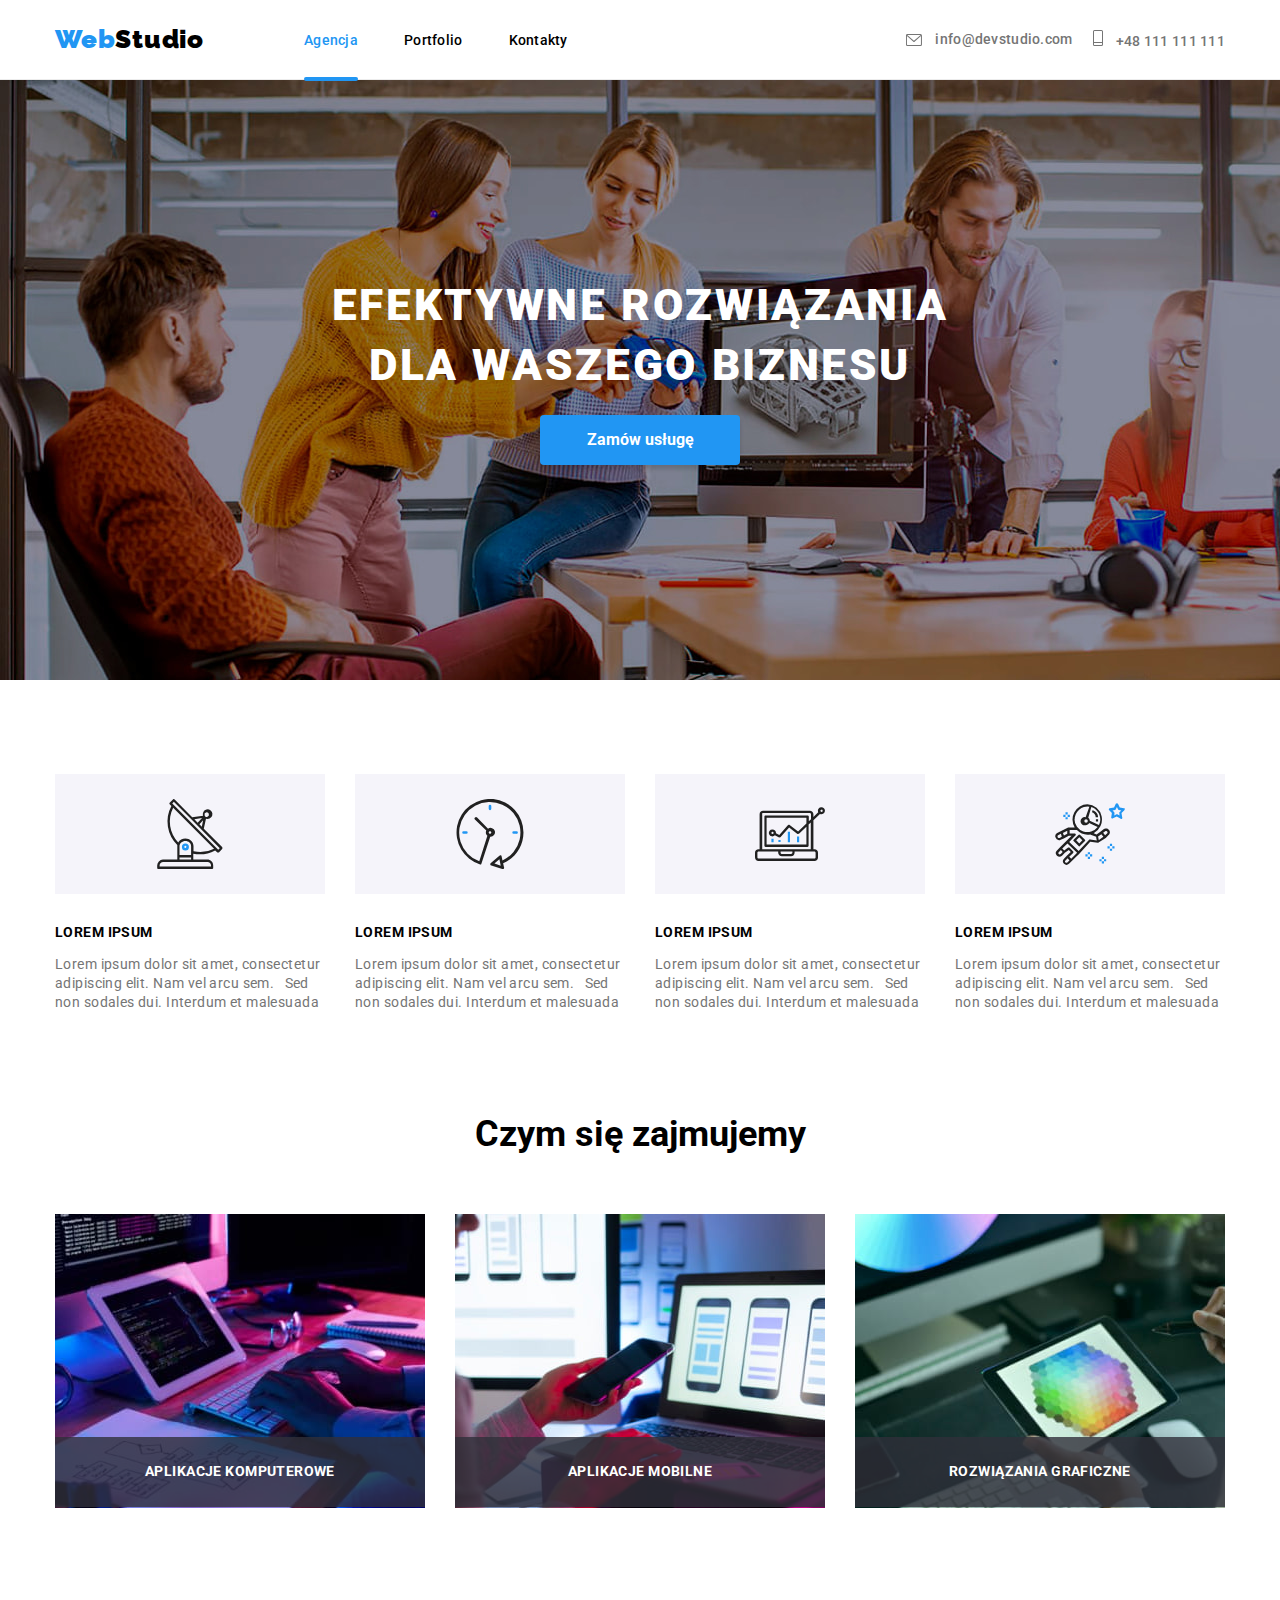
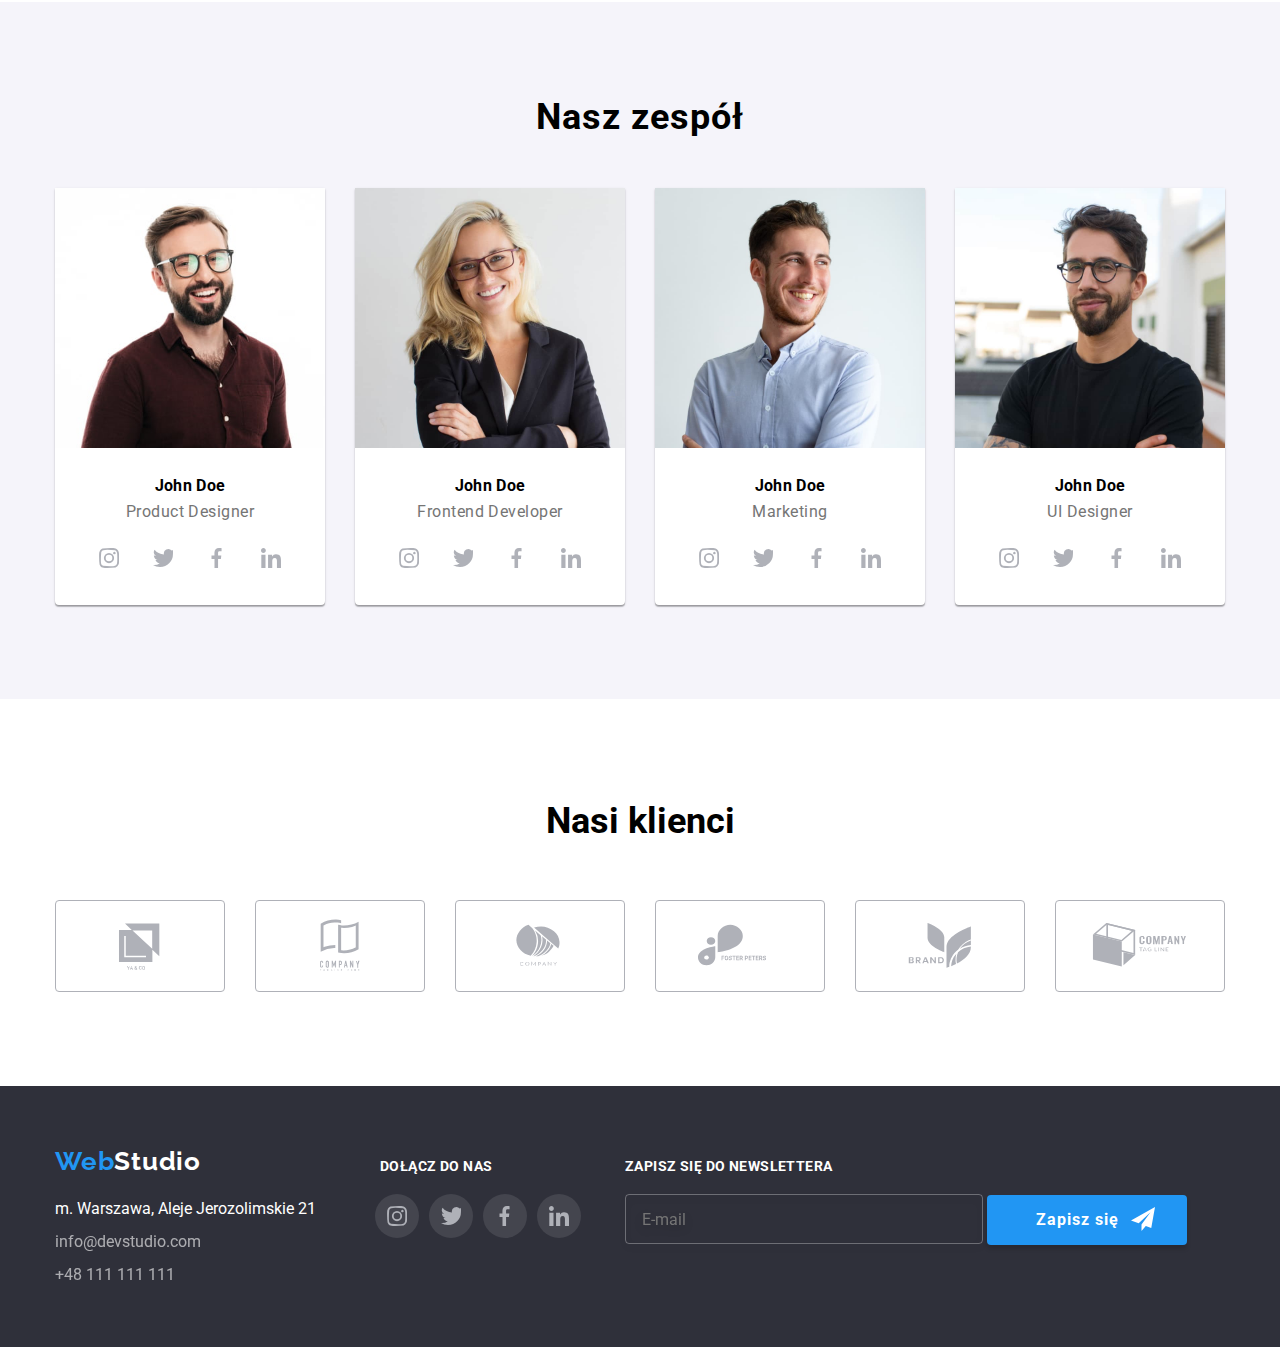
<file: index.html>
<!DOCTYPE html>
<html lang="en">
  <head>
    <meta charset="UTF-8" />
    <meta http-equiv="X-UA-Compatible" content="IE=edge" />
    <meta name="viewport" content="width=device-width, initial-scale=1.0" />
    <link rel="stylesheet" href="https://cdnjs.cloudflare.com/ajax/libs/modern-normalize/1.0.0/modern-normalize.min.css">
    <link rel="stylesheet" href="./css/main.min.css">
    <link rel="preconnect" href="https://fonts.googleapis.com" />
    <link rel="preconnect" href="https://fonts.gstatic.com" crossorigin />
    <link
      href="https://fonts.googleapis.com/css2?family=Raleway:wght@700&family=Roboto:wght@400;500;700;900&display=swap"
      rel="stylesheet"
    />   
    <title>Portfolio</title>
  </head>
  <body>  


    <!-- Nagłówek -->
      <header class="page-header">
         <div class="container page-header__item ">
      <a href="index.html" class="page-header__heading"><span class="page-header__heading-studio">Web</span>Studio</a>
      <nav class="navigation">
        <!-- Nawigacja do innych stron -->
        <ul class="navigation-list">
          <li class="navigation-list__heading"><a href="index.html" class="navigation-list__link navigation--after">Agencja</a></li>
          <li class="navigation-list__heading"><a href="portfolio.html" class="navigation-list__link">Portfolio</a></li>
          <li class="navigation-list__heading"><a href="contact" class="navigation-list__link">Kontakty</a></li>
        </ul>
      </nav>

      <ul class="page-header__contact">
        <!-- Link do adresu e-mail  -->
        <li>
   <a href="mailto:info@devstudio.com" class="contact__link__mail">
    <svg class="contact__svg__mail"> 
      <use href="images/icons.svg#mail"></use>
    </svg>
    info@devstudio.com</a>
  </li>
</a>

        <!-- Link do numeru telefonu -->
        <li>
       <a href="tel:+48111111111" class="contact__link__phone"> 
        <svg class="contact__svg__phone"> 
      <use href="images/icons.svg#phone"></use>
    </svg>
          +48 111 111 111</a>
          </li>
        </a>
          </ul>
        </div>
      </div>
    </header>

    
    <main>
      <section class="business">
        <div class="container">
          <div class="business__title">
            <h1 class="business__title">EFEKTYWNE ROZWIĄZANIA </br> DLA WASZEGO BIZNESU</h1>
          </div>
          <button class="business__btn" type="button" data-modal-open>Zamów usługę</button>
        </div>
      </section>


      <section class="post">
        <div class="container ">
          <ul class="post__cards">
            <li>
              <div class="post__background">    
                          <svg class="post__images">
<use href="./images/icons.svg#sat"></use>
</svg>
</div>
              <h3 class="post__heading">LOREM IPSUM</h3>
               <p class="post__text">
                  Lorem ipsum dolor sit amet, consectetur adipiscing elit. Nam
                  vel arcu sem. &nbsp; Sed non sodales dui. Interdum et malesuada
                </p>
            </li>

    <li>
       <div class="post__background">
                    <svg class="post__images">
<use href="./images/icons.svg#clock"></use>
</svg>
</div>
              <h3 class="post__heading">LOREM IPSUM</h3>
               <p class="post__text">
                  Lorem ipsum dolor sit amet, consectetur adipiscing elit. Nam
                  vel arcu sem. &nbsp; Sed non sodales dui. Interdum et malesuada
                </p>
            </li>

  <li>
      <div class="post__background">
            <svg class="post__images">
<use href="./images/icons.svg#komp"></use>
</svg>
</div>
              <h3 class="post__heading">LOREM IPSUM</h3>
               <p class="post__text">
                  Lorem ipsum dolor sit amet, consectetur adipiscing elit. Nam
                  vel arcu sem. &nbsp; Sed non sodales dui. Interdum et malesuada
                </p>
            </li>

  <li>
    <div class="post__background">
                 <svg class="post__images">
<use href="./images/icons.svg#astronaut"></use>
</svg>
    </div>
              <h3 class="post__heading">LOREM IPSUM</h3>
               <p class="post__text">
                  Lorem ipsum dolor sit amet, consectetur adipiscing elit. Nam
                  vel arcu sem. &nbsp; Sed non sodales dui. Interdum et malesuada
                </p>
            </li>
            </ul>
        </div>
      </div>
      </section>


      <section class="ourjob">
        <div class="container">
          <h2 class="ourjob__title">Czym się zajmujemy</h2>
          <ul class="ourjob__images">
            <li class="ourjob__overlaybackground">
              <img
                src="images/img.jpg"
                alt="Człowiek piszący coś na klawiaturze"
              />
              <ul>
                <li class="ourjob__overlay">Aplikacje komputerowe</li>
              </ul>
            </li>

            <li class="ourjob__overlaybackground">
              <img
                src="images/img1.jpg"
                alt="Człowiek z laptopem i telefonem"
              />
             <ul>
                <li class="ourjob__overlay">Aplikacje mobilne</li>
              </ul>
            </li>

            <li class="ourjob__overlaybackground">
              <img src="images/img2.jpg" alt="Paleta barw" />
              <ul>
                <li class="ourjob__overlay">Rozwiązania graficzne</li>
              </ul>
            </li>
      </section>
      
      <section class="team">
        <div class="container">
          <h2 class="team__title">Nasz zespół</h2>
            <ul class="team__cards">
              <li class="team__item">
                 <img
                    src="images/1.jpg"
                    alt="Jon Doe1"
                    width="270px"
                    height="260px"
                  />
                  <h3 class="team__name">John Doe</h3>
                  <p class="team__job">Product Designer</p>
                    <div class="team__social">
<a class="team__icon" href="https://www.instagram.com">
<svg class="team__svg">
<use href="./images/icons.svg#insta"></use>
</svg>
</a>

<a class="team__icon" href="https://www.twitter.com">
<svg class="team__svg">
<use href="./images/icons.svg#twitter"></use>
</svg>
</a>

<a class="team__icon" href="https://www.facebook.com">
<svg class="team__svg">
<use href="./images/icons.svg#fb"></use>
</svg>
</a>

<a class="team__icon" href="https://www.linkedin.com">
<svg class="team__svg">
<use href="./images/icons.svg#linkedin"></use>
</svg>
</a>
</div>
              </li>

              <li class="team__item">
                  <img
                      src="images/2.jpg"
                      alt="Jon Doe2"
                      width="270px"
                      height="260px"
                    />
                    <h3 class="team__name">John Doe</h3>
                    <p class="team__job">Frontend Developer</p>
                    <div class="team__social">
<a class="team__icon" href="https://www.instagram.com">
<svg class="team__svg">
<use href="./images/icons.svg#insta"></use>
</svg>
</a>

<a class="team__icon" href="https://www.twitter.com">
<svg class="team__svg">
<use href="./images/icons.svg#twitter"></use>
</svg>
</a>

<a class="team__icon" href="https://www.facebook.com">
<svg class="team__svg">
<use href="./images/icons.svg#fb"></use>
</svg>
</a>

<a class="team__icon" href="https://www.linkedin.com">
<svg class="team__svg">
<use href="./images/icons.svg#linkedin"></use>
</svg>
</a>
</div>
              </li>

 <li class="team__item">
                   <img
                      src="images/3.jpg"
                      alt="Jon Doe3"
                      width="270px"
                      height="260px"
                    />
                    <h3 class="team__name">John Doe</h3>
                    <p class="team__job">Marketing</p>
                    <div class="team__social">
<a class="team__icon" href="https://www.instagram.com">
<svg class="team__svg">
<use href="./images/icons.svg#insta"></use>
</svg>
</a>

<a class="team__icon" href="https://www.twitter.com">
<svg class="team__svg">
<use href="./images/icons.svg#twitter"></use>
</svg>
</a>

<a class="team__icon" href="https://www.facebook.com">
<svg class="team__svg">
<use href="./images/icons.svg#fb"></use>
</svg>
</a>

<a class="team__icon" href="https://www.linkedin.com">
<svg class="team__svg">
<use href="./images/icons.svg#linkedin"></use>
</svg>
</a>
</div>
              </li>

 <li class="team__item">
                  <img
                      src="images/4.jpg"
                      alt="Jon Doe4"
                      width="270px"
                      height="260px"
                    />
                    <h3 class="team__name">John Doe</h3>
                    <p class="team__job">UI Designer</p>
                    <div class="team__social">
<a class="team__icon" href="https://www.instagram.com">
<svg class="team__svg">
<use href="./images/icons.svg#insta"></use>
</svg>
</a>

<a class="team__icon" href="https://www.twitter.com">
<svg class="team__svg">
<use href="./images/icons.svg#twitter"></use>
</svg>
</a>

<a class="team__icon" href="https://www.facebook.com">
<svg class="team__svg">
<use href="./images/icons.svg#fb"></use>
</svg>
</a>

<a class="team__icon" href="https://www.linkedin.com">
<svg class="team__svg">
<use href="./images/icons.svg#linkedin"></use>
</svg>
</a>
</div>
              </li>
              </ul>
              </div>  
            </div>
      </section>


       <section class="customers">
        <div class="container">
        <h1 class="customers__heading">Nasi klienci</h1>
        <div class="customers__list">
         
          <a class="customers__url" href="">
          <div class="customers__rectangle">         
   <svg class="customers__logo">
        <use href="images/icons.svg#logo1"></use>
</svg>
          </div>
          </a>

          <a class="customers__url" href="">
          <div class="customers__rectangle">    
            <svg class="customers__logo">
        <use href="images/icons.svg#logo2"></use>
</svg>
          </div>
          </a>

          <a class="customers__url" href="">
         <div class="customers__rectangle">    
            <svg class="customers__logo">
        <use href="images/icons.svg#logo3"></use>
</svg>
          </div>
          </a>

          <a class="customers__url" href="">
          <div class="customers__rectangle">    
            <svg class="customers__logo">
        <use href="images/icons.svg#logo4"></use>
</svg>
          </div>
          </a>

          <a class="customers__url" href="">
          <div class="customers__rectangle">    
            <svg class="customers__logo">
        <use href="images/icons.svg#logo5"></use>
</svg>
          </div>
          </a>

          <a class="customers__url" href="">
          <div class="customers__rectangle">    
            <svg class="customers__logo">
        <use href="images/icons.svg#logo6"></use>
</svg>
          </div>
          </a>
          </div>
          </div>
          </section>
    </main>


    <div class="backdrop is-hidden" data-modal>
      <div class="modal">
        <button type="button" class="modal__close-btn" data-modal-close>X</button> 
        </button>
        
        <form class="modal-form" name="signup-form">
          <h3 class="modal-form__heading">Zostaw swoje dane w formularzu poniżej</h3>
          <label class="modal-form__label" for="name">Imię
          <svg class="modal-form__icon--user modal-form__icon" width="12" height="12" viewBox="0 0 12 12" fill="none" xmlns="http://www.w3.org/2000/svg">
<path d="M6 6C7.6575 6 9 4.6575 9 3C9 1.3425 7.6575 0 6 0C4.3425 0 3 1.3425 3 3C3 4.6575 4.3425 6 6 6ZM6 7.5C3.9975 7.5 0 8.505 0 10.5V11.25C0 11.6625 0.3375 12 0.75 12H11.25C11.6625 12 12 11.6625 12 11.25V10.5C12 8.505 8.0025 7.5 6 7.5Z"/>
</svg>
<input class="modal-form__input" type="text" name="name" id="user-name" required>
</label>


  <label class="modal-form__label" for="phone">Telefon
          <svg class="modal-form__icon--phone modal-form__icon" width="14" height="14" viewBox="0 0 14 14" fill="none" xmlns="http://www.w3.org/2000/svg">
<path d="M11.996 9.12256L10.1579 8.91269C9.71641 8.86203 9.2822 9.01401 8.97102 9.32519L7.63945 10.6568C5.59144 9.61466 3.91251 7.94296 2.87041 5.8877L4.20922 4.54888C4.5204 4.2377 4.67237 3.80349 4.62171 3.36205L4.41185 1.53836C4.325 0.807445 3.70988 0.257446 2.97173 0.257446H1.71976C0.902004 0.257446 0.221746 0.937708 0.272403 1.75547C0.655953 7.93572 5.59868 12.8712 11.7717 13.2548C12.5894 13.3054 13.2697 12.6252 13.2697 11.8074V10.5555C13.2769 9.82453 12.7269 9.2094 11.996 9.12256Z"/>
</svg>
<input class="modal-form__input" type="tel" name="phone" id="user-phone" required>
</label>


  <label class="modal-form__label" for="email">E-mail
          <svg class="modal-form__icon--email modal-form__icon" width="16" height="12" viewBox="0 0 16 12" fill="none" xmlns="http://www.w3.org/2000/svg">
<path d="M14 0H2C1.175 0 0.5075 0.675 0.5075 1.5L0.5 10.5C0.5 11.325 1.175 12 2 12H14C14.825 12 15.5 11.325 15.5 10.5V1.5C15.5 0.675 14.825 0 14 0ZM13.7 3.1875L8.3975 6.5025C8.1575 6.6525 7.8425 6.6525 7.6025 6.5025L2.3 3.1875C2.1125 3.0675 2 2.865 2 2.6475C2 2.145 2.5475 1.845 2.975 2.1075L8 5.25L13.025 2.1075C13.4525 1.845 14 2.145 14 2.6475C14 2.865 13.8875 3.0675 13.7 3.1875Z"/>
</svg>
<input class="modal-form__input" type="email" name="email" id="user-email" required>
</label>


  <label class="modal-form__label">Komentarz
          <textarea class="modal-form__textarea" type="text" name="comment" placeholder="Wprowadź tekst"></textarea>
</label>



<div class="checkbox-container">
  <input class="checkbox-container__default" type="checkbox" name="consent" value="consent" required>
  <label for="consent" class="checkbox-container__label">

              Oświadczam, iż akceptuję
              <a class="checkbox-container__link" href="">Regulamin</a> i
              <a class="checkbox-container__link" href="">Politykę Prywatności</a>.
            </label>
</div>
<button class="modal-form__button" type="submit">Wyślij</button>
        </form>
        </div>
        </div>
    <script src="./js/modal.js"></script>
  </body>



   <footer class="footer">
    <div class="container">
      <div class="footer__address__container">
        <a href="index.html" class="footer__web__logo"><span class="footer__web">Web</span>Studio</a>
        <address class="footer__address">
          <span class="footer__address__street">m. Warszawa, Aleje Jerozolimskie 21</span>
          
  <a href="mailto:info@devstudio.com" class="footer__address__contact">
    info@devstudio.com</a>
   
        <!-- Link do numeru telefonu -->
        <a href="tel:+48111111111" class="footer__address__contact">   
          +48 111 111 111</a>
        </address>
      </div>

      <div class="footer__social-media">
        <h3 class="footer__heading">Dołącz do nas</h3>
<ul class="footer__social-list">
  <li class="footer__social-list__background">
    <a class="footer__social-list__icon-list" href="https://www.instagram.com">
<div class="footer__social-list__icon">
<svg class="footer__social-list__svg">
<use href="./images/icons.svg#insta"></use>
</svg>
</div>
</a>
  </li>

  <li class="footer__social-list__background">
    <a class="footer__social-list__icon-list" href="https://www.twitter.com">
<div class="footer__social-list__icon">
<svg class="footer__social-list__svg">
<use href="./images/icons.svg#twitter"></use>
</svg>
</div>
</a>
  </li>

  <li class="footer__social-list__background">
    <a class="footer__social-list__icon-list" href="https://www.facebook.com">
<div class="footer__social-list__icon">
<svg class="footer__social-list__svg">
<use href="./images/icons.svg#fb"></use>
</svg>
</div>
</a>
  </li>

  <li class="footer__social-list__background">
    <a class="footer__social-list__icon-list" href="https://www.linkedin.com">
<div class="footer__social-list__icon">
<svg class="footer__social-list__svg">
<use href="./images/icons.svg#linkedin"></use>
</svg>
</div>
</a>
  </li>
</ul>
      </div>
      <div class="footer__newsletter__container">
        <h3 class="footer__newsletter__heading">ZAPISZ SIĘ DO NEWSLETTERA</h3>
        <div class="footer__newsletter__label">
          <form name="newsletter" action="http://localhost:3000/posts" method="POST">
              <label>
                <input type="email" name="email" placeholder="E-mail" class="footer__newsletter__input" required>
              </label>

              <button type="submit" class="footer__newsletter__submit">
                <span class="footer__newsletter__submit--save">Zapisz się</span>
                <svg class="footer__newsletter__svg" width="24" height="24" viewBox="0 0 24 24" fill="none" xmlns="http://www.w3.org/2000/svg">
<path d="M24 0L0 13.5L7.66994 16.3407L19.5 5.25002L10.5017 17.3896L10.509 17.3923L10.5 17.3896V24.0001L14.8013 18.982L20.2501 21.0001L24 0Z" fill="white"/>
</svg>
              </button>
            </form>
        </div>
      </div>
    </div>
  </footer>
</html>
</file>
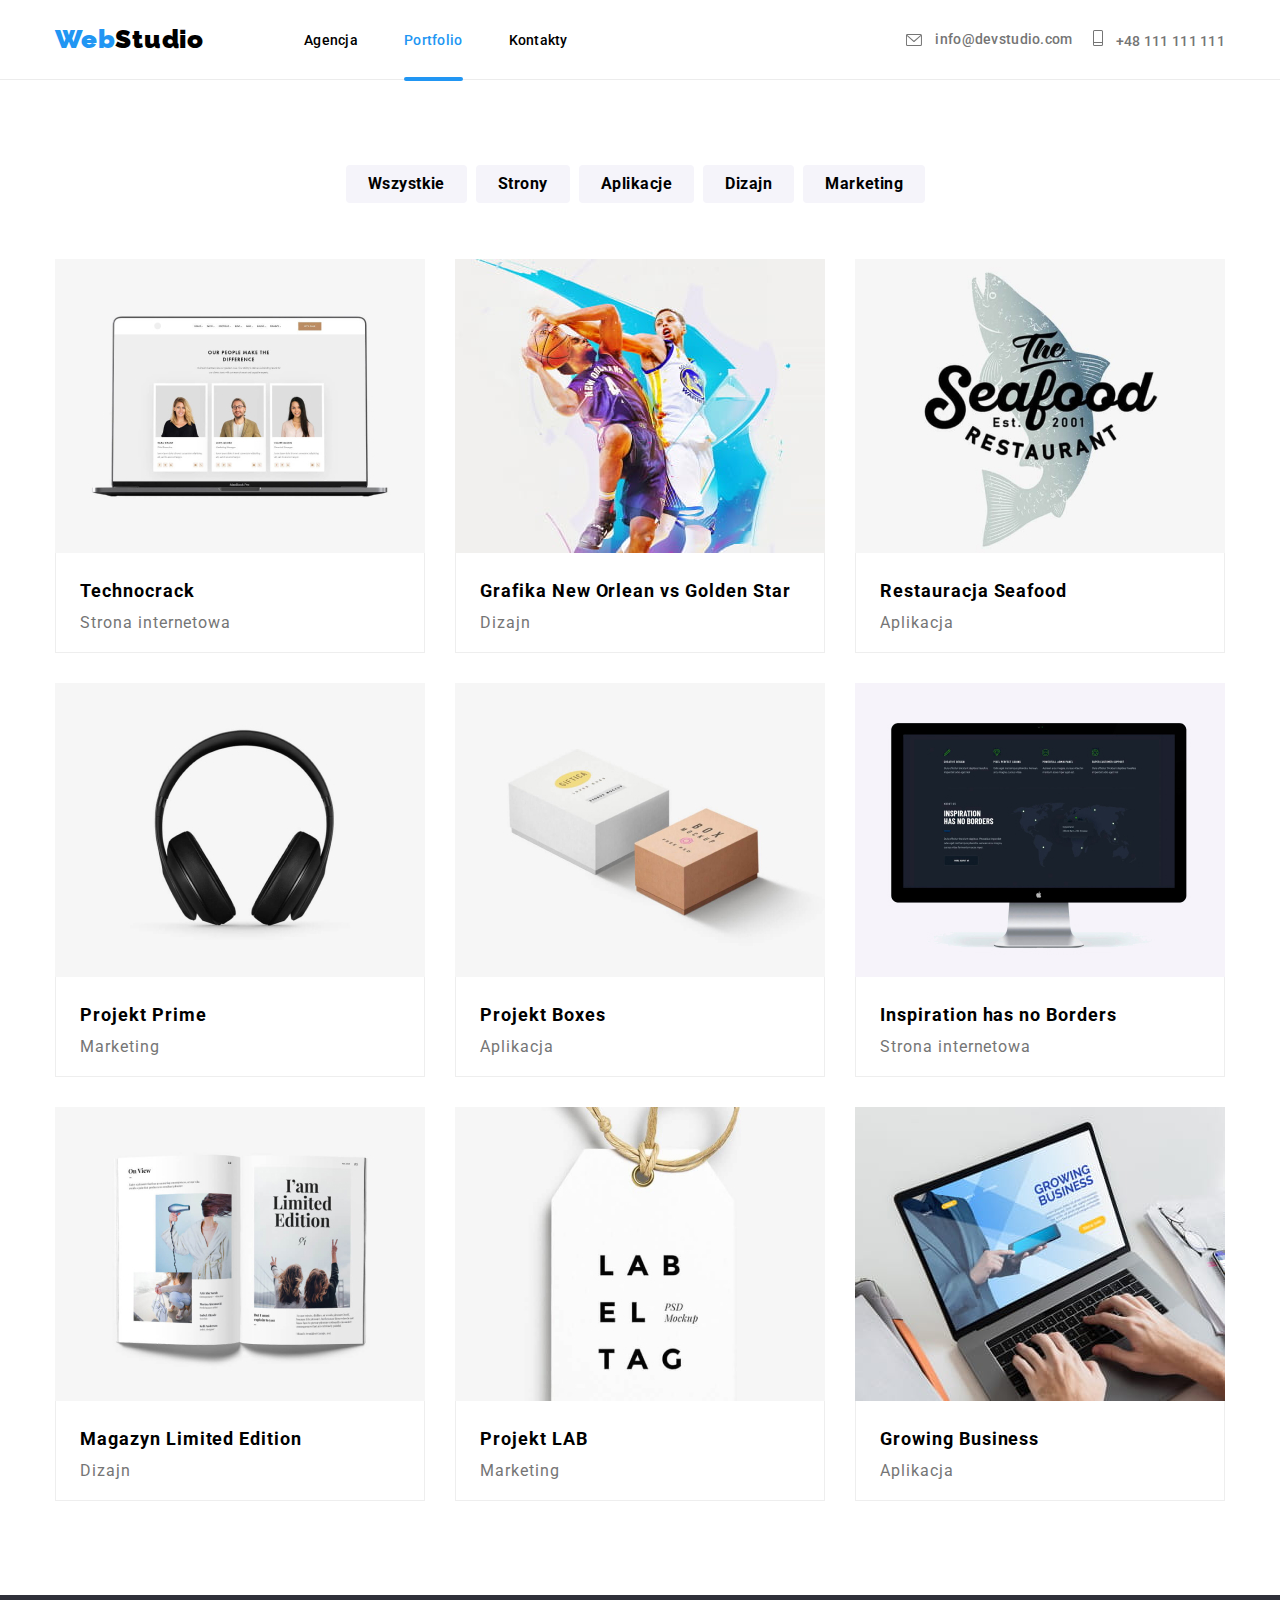
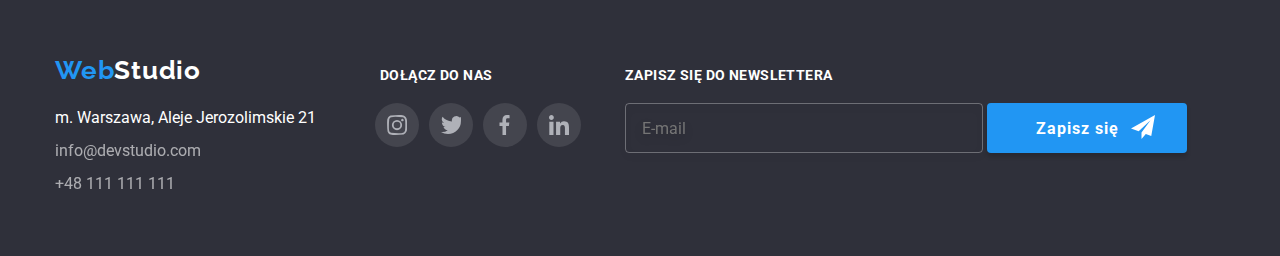
<file: portfolio.html>
<!DOCTYPE html>
<html lang="en">
  <head>
    <meta charset="UTF-8" />
    <meta http-equiv="X-UA-Compatible" content="IE=edge" />
    <link rel="stylesheet" href="https://cdnjs.cloudflare.com/ajax/libs/modern-normalize/1.0.0/modern-normalize.min.css">
    <meta name="viewport" content="width=device-width, initial-scale=1.0" />
    <link rel="stylesheet" href="./css/main.min.css">
    <link rel="preconnect" href="https://fonts.googleapis.com" />
    <link rel="preconnect" href="https://fonts.gstatic.com" crossorigin />
    <link
      href="https://fonts.googleapis.com/css2?family=Raleway:wght@700&family=Roboto:wght@400;500;700;900&display=swap"
      rel="stylesheet"
    />
    <title>Portfolio</title>
  </head>
  <body>  


    <!-- Nagłówek -->
      <header class="page-header">
         <div class="container page-header__item ">
      <a href="index.html" class="page-header__heading"><span class="page-header__heading-studio">Web</span>Studio</a>
      <nav class="navigation">
        <!-- Nawigacja do innych stron -->
        <ul class="navigation-list">
          <li class="navigation-list__heading"><a href="index.html" class="navigation-list__link">Agencja</a></li>
          <li class="navigation-list__heading"><a href="portfolio.html" class="navigation-list__link navigation--after">Portfolio</a></li>
          <li class="navigation-list__heading"><a href="contact" class="navigation-list__link">Kontakty</a></li>
        </ul>
      </nav>

      <ul class="page-header__contact">
        <!-- Link do adresu e-mail  -->
        <li>
   <a href="mailto:info@devstudio.com" class="contact__link__mail">
    <svg class="contact__svg__mail"> 
      <use href="images/icons.svg#mail"></use>
    </svg>
    info@devstudio.com</a>
  </li>
</a>

        <!-- Link do numeru telefonu -->
        <li>
       <a href="tel:+48111111111" class="contact__link__phone"> 
        <svg class="contact__svg__phone"> 
      <use href="images/icons.svg#phone"></use>
    </svg>
          +48 111 111 111</a>
          </li>
        </a>
          </ul>
        </div>
      </div>
    </header>


      <main>
        <section class="section__button-list">
          <div class="container"> 
            <div class="section__portfolio__button">
          <ul class="button-list">
            <li>
              <button class="button-list__item" type="button" value="Button"> Wszystkie </button>
            </li>

            <li>
              <button class="button-list__item" type="button" value="Button"> Strony </button>
            </li>

            <li>
              <button class="button-list__item" type="button" value="Button"> Aplikacje </button>
            </li>

            <li>
              <button class="button-list__item" type="button" value="Button"> Dizajn </button>
            </li>

            <li>
              <button class="button-list__item" type="button" value="Button"> Marketing </button>
              </div>
            </li>
          </ul>
        </section>

        <section class="section__portfolio">
          <div class="container">
          <ul class="portfolio__list">
            <li class="portfolio__item">
                <img src="images/techno.jpg" alt="Techno" />
                <div class="portfolio-overlay">
                <p class="portfolio-overlay__paragraph">Technocrack jest popularną platformą wykorzystywaną do rozpowszechniania koronawirusa.
            Firmy wykorzystują tę platformę do celów szpiegowskich i ataków na niezabezpieczone serwery konkurencji
            </p>
              </div>


                <ul class="portfolio__text">
                  <li>
                  <h3 class="portfolio__heading">Technocrack</h3>
                  <p class="portfolio__paragraph">Strona internetowa</p>
                </li>
                </ul>
            </li>




            <li class="portfolio__item">
                <img src="images/basket.jpg" alt="Basket" />
                <div class="portfolio-overlay">
                <p class="portfolio-overlay__paragraph">Technocrack jest popularną platformą wykorzystywaną do rozpowszechniania koronawirusa.
            Firmy wykorzystują tę platformę do celów szpiegowskich i ataków na niezabezpieczone serwery konkurencji
            </p>
              </div>


               <ul class="portfolio__text">
                    <li>
                  <h3 class="portfolio__heading">Grafika New Orlean vs Golden Star</h3>
                  <p class="portfolio__paragraph">Dizajn</p>
                  </li>
                </ul>
              </li>




            <li class="portfolio__item">
                <img src="images/seafood.jpg" alt="Seafood" />
               <div class="portfolio-overlay">
                <p class="portfolio-overlay__paragraph">Technocrack jest popularną platformą wykorzystywaną do rozpowszechniania koronawirusa.
            Firmy wykorzystują tę platformę do celów szpiegowskich i ataków na niezabezpieczone serwery konkurencji
            </p>
              </div>


               <ul class="portfolio__text">
                    <li>
                  <h3 class="portfolio__heading">Restauracja Seafood</h3>
                  <p class="portfolio__paragraph">Aplikacja</p>
            </li>
            </ul>
            </li>




            <li class="portfolio__item">
                <img src="images/headphones.jpg" alt="Headphones" />
                <div class="portfolio-overlay">
                <p class="portfolio-overlay__paragraph">Technocrack jest popularną platformą wykorzystywaną do rozpowszechniania koronawirusa.
            Firmy wykorzystują tę platformę do celów szpiegowskich i ataków na niezabezpieczone serwery konkurencji
            </p>
              </div>


               <ul class="portfolio__text">
                    <li>
                  <h3 class="portfolio__heading">Projekt Prime</h3>
                  <p class="portfolio__paragraph">Marketing</p>
            </li>
            </ul>
            </li>




            <li class="portfolio__item">
                <img src="images/box.jpg" alt="Box" />
<div class="portfolio-overlay">
                <p class="portfolio-overlay__paragraph">Technocrack jest popularną platformą wykorzystywaną do rozpowszechniania koronawirusa.
            Firmy wykorzystują tę platformę do celów szpiegowskich i ataków na niezabezpieczone serwery konkurencji
            </p>
              </div>


               <ul class="portfolio__text">
                    <li>
                  <h3 class="portfolio__heading">Projekt Boxes</h3>
                  <p class="portfolio__paragraph">Aplikacja</p>
            </li>
            </ul>
            </li>




            <li class="portfolio__item">
                <img src="images/screen.jpg" alt="Screen" />
<div class="portfolio-overlay">
                <p class="portfolio-overlay__paragraph">Technocrack jest popularną platformą wykorzystywaną do rozpowszechniania koronawirusa.
            Firmy wykorzystują tę platformę do celów szpiegowskich i ataków na niezabezpieczone serwery konkurencji
            </p>
              </div>


               <ul class="portfolio__text">
                    <li>
                  <h3 class="portfolio__heading">Inspiration has no Borders</h3>
                  <p class="portfolio__paragraph">Strona internetowa</p>
            </li>
            </ul>
            </li>




            <li class="portfolio__item">
                <img src="images/book.jpg" alt="Book" />
<div class="portfolio-overlay">
                <p class="portfolio-overlay__paragraph">Technocrack jest popularną platformą wykorzystywaną do rozpowszechniania koronawirusa.
            Firmy wykorzystują tę platformę do celów szpiegowskich i ataków na niezabezpieczone serwery konkurencji
            </p>
              </div>


               <ul class="portfolio__text">
                    <li>
                  <h3 class="portfolio__heading">Magazyn Limited Edition</h3>
                  <p class="portfolio__paragraph">Dizajn</p>
            </li>
            </ul>
            </li>




              <li class="portfolio__item">
                <img src="images/label.jpg" alt="LAB" />
<div class="portfolio-overlay">
                <p class="portfolio-overlay__paragraph">Technocrack jest popularną platformą wykorzystywaną do rozpowszechniania koronawirusa.
            Firmy wykorzystują tę platformę do celów szpiegowskich i ataków na niezabezpieczone serwery konkurencji
            </p>
              </div>


               <ul class="portfolio__text">
                    <li>
                  <h3 class="portfolio__heading">Projekt LAB</h3>
                  <p class="portfolio__paragraph">Marketing</p>
            </li>
            </ul>
            </li>




            <li class="portfolio__item">
              <img src="images/laptop.jpg" alt="Laptop" />
<div class="portfolio-overlay">
                <p class="portfolio-overlay__paragraph">Technocrack jest popularną platformą wykorzystywaną do rozpowszechniania koronawirusa.
            Firmy wykorzystują tę platformę do celów szpiegowskich i ataków na niezabezpieczone serwery konkurencji
            </p>
              </div>


               <ul class="portfolio__text">
                    <li>
                  <h3 class="portfolio__heading">Growing Business</h3>
                  <p class="portfolio__paragraph">Aplikacja</p>
            </li>
          </ul>
          </li>
          </ul>
          </div>
        </section>
      </main>
    </div>
  </body>
   
  
  <footer class="footer">
    <div class="container">
      <div class="footer__address__container">
        <a href="index.html" class="footer__web__logo"><span class="footer__web">Web</span>Studio</a>
        <address class="footer__address">
          <span class="footer__address__street">m. Warszawa, Aleje Jerozolimskie 21</span>
          
  <a href="mailto:info@devstudio.com" class="footer__address__contact">
    info@devstudio.com</a>
   
        <!-- Link do numeru telefonu -->
        <a href="tel:+48111111111" class="footer__address__contact">   
          +48 111 111 111</a>
        </address>
      </div>

      <div class="footer__social-media">
        <h3 class="footer__heading">Dołącz do nas</h3>
<ul class="footer__social-list">
  <li class="footer__social-list__background">
    <a class="footer__social-list__icon-list" href="https://www.instagram.com">
<div class="footer__social-list__icon">
<svg class="footer__social-list__svg">
<use href="./images/icons.svg#insta"></use>
</svg>
</div>
</a>
  </li>

  <li class="footer__social-list__background">
    <a class="footer__social-list__icon-list" href="https://www.twitter.com">
<div class="footer__social-list__icon">
<svg class="footer__social-list__svg">
<use href="./images/icons.svg#twitter"></use>
</svg>
</div>
</a>
  </li>

  <li class="footer__social-list__background">
    <a class="footer__social-list__icon-list" href="https://www.facebook.com">
<div class="footer__social-list__icon">
<svg class="footer__social-list__svg">
<use href="./images/icons.svg#fb"></use>
</svg>
</div>
</a>
  </li>

  <li class="footer__social-list__background">
    <a class="footer__social-list__icon-list" href="https://www.linkedin.com">
<div class="footer__social-list__icon">
<svg class="footer__social-list__svg">
<use href="./images/icons.svg#linkedin"></use>
</svg>
</div>
</a>
  </li>
</ul>
      </div>
      <div class="footer__newsletter__container">
        <h3 class="footer__newsletter__heading">ZAPISZ SIĘ DO NEWSLETTERA</h3>
        <div class="footer__newsletter__label">
          <form name="newsletter" action="http://localhost:3000/posts" method="POST">
              <label>
                <input type="email" name="email" placeholder="E-mail" class="footer__newsletter__input" required>
              </label>

              <button type="submit" class="footer__newsletter__submit">
                <span class="footer__newsletter__submit--save">Zapisz się</span>
                <svg class="footer__newsletter__svg" width="24" height="24" viewBox="0 0 24 24" fill="none" xmlns="http://www.w3.org/2000/svg">
<path d="M24 0L0 13.5L7.66994 16.3407L19.5 5.25002L10.5017 17.3896L10.509 17.3923L10.5 17.3896V24.0001L14.8013 18.982L20.2501 21.0001L24 0Z" fill="white"/>
</svg>
              </button>
            </form>
        </div>
      </div>
    </div>
  </footer>
</html>
</file>
<file: css/main.min.css>
.page-header{background-color:#fff;font-weight:500;font-size:14px;line-height:1.14;letter-spacing:.02em;border-bottom:1px solid #ececec;min-height:80px;display:-webkit-box;display:-ms-flexbox;display:flex;-webkit-box-align:center;-ms-flex-align:center;align-items:center}.page-header__heading{font-family:"Raleway";font-style:normal;font-weight:900;font-size:26px;line-height:31px;letter-spacing:.03em;text-decoration:none;color:#000}.page-header__heading-studio{color:#2196f3}.page-header__item{display:-webkit-box;display:-ms-flexbox;display:flex;text-align:center;margin:0px auto;margin-left:15px;margin-right:15px}.page-header__contact{margin-left:auto;display:-webkit-box;display:-ms-flexbox;display:flex;-ms-flex-wrap:wrap;flex-wrap:wrap;-webkit-box-align:center;-ms-flex-align:center;align-items:center}.navigation{display:-webkit-box;display:-ms-flexbox;display:flex;padding-left:100px}.navigation a{-webkit-transition:250ms;transition:250ms;-webkit-transition-timing-function:.4,0,.2,1;transition-timing-function:.4,0,.2,1}.navigation a:hover{color:#2196f3}.navigation-list{font-family:"Roboto";font-style:normal;font-weight:500;font-size:14px;line-height:16px;letter-spacing:.02em;padding-left:0px;display:-webkit-box;display:-ms-flexbox;display:flex;-webkit-box-pack:justify;-ms-flex-pack:justify;justify-content:space-between}.navigation-list__heading{margin-right:46px;display:-webkit-box;display:-ms-flexbox;display:flex;-webkit-box-align:center;-ms-flex-align:center;align-items:center}.navigation-list__link{color:#000;text-decoration:none}.navigation-list__color{-webkit-transition:250ms;transition:250ms;-webkit-transition-timing-function:.4,0,.2,1;transition-timing-function:.4,0,.2,1}.navigation-list__color:hover{color:#2196f3}.navigation--after{position:relative;top:0;left:0;font-weight:500;color:#2196f3}.navigation--after::after{content:"";display:block;position:absolute;border-top:4px solid #2196f3;border-radius:2px;width:100%;bottom:-33px;left:0}.contact__link__mail{padding-right:20px;width:165px;font-family:"Roboto";font-style:normal;font-weight:500;font-size:14px;line-height:16px;letter-spacing:.02em;color:#757575;text-decoration:none}.contact__link__mail:hover,.contact__link__mail:focus{color:#2196f3}.contact__link__mail:hover svg,.contact__link__mail:focus svg{fill:#2196f3}.contact__link__phone{width:120px;font-family:"Roboto";font-style:normal;font-weight:500;font-size:14px;line-height:16px;letter-spacing:.02em;color:#757575;text-decoration:none}.contact__link__phone:hover,.contact__link__phone:focus{color:#2196f3}.contact__link__phone:hover svg,.contact__link__phone:focus svg{fill:#2196f3}.contact__svg__mail{height:12px;width:16px;margin-right:10px;fill:#757575;vertical-align:middle;-webkit-transition:250ms;transition:250ms;-webkit-transition-timing-function:.4,0,.2,1;transition-timing-function:.4,0,.2,1}.contact__svg__mail:hover svg{fill:#2196f3}.contact__svg__phone{width:10px;height:16px;margin-right:10px;fill:#757575}.contact__svg__phone:hover{fill:#2196f3}.contact__image{fill:#757575;vertical-align:middle;-webkit-transition:250ms;transition:250ms;-webkit-transition-timing-function:.4,0,.2,1;transition-timing-function:.4,0,.2,1}.contact__image:hover{fill:#2196f3}.team{background:#f5f4fa;padding-top:94px;padding-bottom:94px}.team__title{font-style:normal;font-weight:700;font-size:36px;line-height:42px;text-align:center;letter-spacing:.03em;padding-bottom:50px}.team__cards{display:-webkit-box;display:-ms-flexbox;display:flex;-webkit-box-pack:justify;-ms-flex-pack:justify;justify-content:space-between;gap:10px;padding:0;list-style:none;font-family:"Roboto";font-style:normal;font-weight:500;font-size:14px;line-height:16px;letter-spacing:.02em}.team__item{padding:0px;background-color:#fff;border-radius:0px 0px 4px 4px;-webkit-box-shadow:0px 1px 3px rgba(0,0,0,.12),0px 1px 1px rgba(0,0,0,.14),0px 2px 1px rgba(0,0,0,.2);box-shadow:0px 1px 3px rgba(0,0,0,.12),0px 1px 1px rgba(0,0,0,.14),0px 2px 1px rgba(0,0,0,.2);padding-bottom:25px}.team__name{text-align:center;padding-top:30px;margin:0}.team__job{color:#757575;font-family:"Roboto";font-style:normal;font-weight:400;font-size:16px;line-height:19px;padding-top:8px;text-align:center;letter-spacing:.03em;margin:0}.team__social{display:-webkit-box;display:-ms-flexbox;display:flex;-webkit-box-pack:justify;-ms-flex-pack:justify;justify-content:space-between;padding-top:15px;-webkit-transition:250ms;transition:250ms;-webkit-transition-timing-function:.4,0,.2,1;transition-timing-function:.4,0,.2,1;margin-left:32px;margin-right:32px;cursor:pointer}.team__icon{display:-webkit-box;display:-ms-flexbox;display:flex;width:44px;height:44px;border-radius:50%;background-color:rgba(0,0,0,0);-webkit-box-pack:center;-ms-flex-pack:center;justify-content:center;-webkit-box-align:center;-ms-flex-align:center;align-items:center}.team__icon:hover{background-color:#2196f3;cursor:pointer}.team__icon:hover svg{fill:#fff}.team__icon:focus{background-color:#2196f3}.team__icon:focus svg{fill:#fff}.team__svg{width:20px;height:20px;fill:#afb1b8}.footer>.container{display:-webkit-box;display:-ms-flexbox;display:flex;-webkit-box-align:start;-ms-flex-align:start;align-items:start}.footer{background-color:#2f303a;color:#fff;font-size:16px;line-height:1.5}.footer__address__container{padding-top:60px;padding-bottom:60px;min-width:280px}.footer__web{color:#2196f3}.footer__web__logo{font-family:Raleway,"sans-serif";font-weight:700;font-size:26px;font-style:normal;line-height:1.19;letter-spacing:.03em;color:#fff;text-decoration:none}.footer__address{font-style:normal;margin-top:20px}.footer__address__street{display:block}.footer__address__contact{color:#fff;opacity:.6;display:block;padding-top:9px;text-decoration:none}.footer__address__contact:hover{color:#2196f3;opacity:1}.footer__address__contact:focus{color:#2196f3}.footer__social-media{display:-webkit-box;display:-ms-flexbox;display:flex;-ms-flex-wrap:wrap;flex-wrap:wrap;max-width:290px}.footer__heading{font-weight:700;font-size:14px;line-height:16px;letter-spacing:.03em;text-transform:uppercase;color:#fff;margin-left:45px;display:block;padding-top:72px;margin-bottom:20px}.footer__social-list{display:-webkit-box;display:-ms-flexbox;display:flex;-webkit-box-align:center;-ms-flex-align:center;align-items:center;margin-left:30px;margin-top:0px;list-style-type:none;font-family:Roboto;font-style:normal;font-weight:500;font-size:14px;line-height:16px;letter-spacing:.02em;padding-left:0px;display:flex;-webkit-box-pack:justify;-ms-flex-pack:justify;justify-content:space-between}.footer__social-list__background{display:inline}.footer__social-list__icon-list{display:-webkit-box;display:-ms-flexbox;display:flex;-webkit-box-pack:center;-ms-flex-pack:center;justify-content:center;-webkit-box-align:center;-ms-flex-align:center;align-items:center;-ms-flex-item-align:center;align-self:center;width:44px;height:44px;margin-left:10px;background-color:rgba(255,255,255,.1);color:#fff;border-radius:50%}.footer__social-list__icon{display:-webkit-box;display:-ms-flexbox;display:flex;width:44px;height:44px;border-radius:50%;background-color:rgba(0,0,0,0);-webkit-box-pack:center;-ms-flex-pack:center;justify-content:center;-webkit-box-align:center;-ms-flex-align:center;align-items:center;cursor:pointer}.footer__social-list__icon:hover{background-color:#2196f3;cursor:pointer}.footer__social-list__icon:hover svg{fill:#fff}.footer__social-list__icon-list:focus{background-color:#2196f3}.footer__social-list__icon:focus{background-color:#2196f3}.footer__social-list__icon-list:focus .footer__social-list__svg{fill:#fff}.footer__social-list__svg{width:20px;height:20px;fill:#afb1b8}.footer__newsletter__container{display:-webkit-box;display:-ms-flexbox;display:flex;-ms-flex-wrap:wrap;flex-wrap:wrap;max-width:auto}.footer__newsletter__heading{font-weight:700;font-size:14px;line-height:16px;letter-spacing:.03em;text-transform:uppercase;color:#fff;margin-left:0;display:block;padding-top:72px;margin-bottom:20px}.footer__newsletter__label{font-size:16px;line-height:1.25;letter-spacing:.03em;color:rgba(255,255,255,.6);-webkit-box-align:center;-ms-flex-align:center;align-items:center;display:-webkit-box;display:-ms-flexbox;display:flex;align-items:center}.footer__newsletter__input{border:1px solid rgba(255,255,255,.3);-webkit-filter:drop-shadow(0px 4px 4px rgba(0, 0, 0, 0.15));filter:drop-shadow(0px 4px 4px rgba(0, 0, 0, 0.15));border-radius:4px;width:358px;height:50px;background-color:rgba(0,0,0,0);color:gray;padding:16px}.footer__newsletter__submit{width:200px;height:50px;-webkit-box-shadow:0px 4px 4px rgba(0,0,0,.15);box-shadow:0px 4px 4px rgba(0,0,0,.15);border-radius:4px;-webkit-box-align:center;-ms-flex-align:center;align-items:center;border:none;background-color:#2196f3;position:relative;cursor:pointer}.footer__newsletter__submit--save{font-weight:700;font-size:16px;line-height:1.87;text-align:center;letter-spacing:.06em;color:#fff;padding-right:20px}.footer__newsletter__svg{fill:#fff;width:24px;height:24px;right:32px;top:12px;position:absolute}.section__button-list{padding-top:85px;padding-bottom:0px}.section__portfolio{padding-top:56px;padding-bottom:44px}.section__portfolio__button{width:30%;-webkit-box-pack:center;-ms-flex-pack:center;justify-content:center;margin-left:auto;margin-right:auto}.button-list{display:-webkit-box;display:-ms-flexbox;display:flex;-webkit-box-pack:center;-ms-flex-pack:center;justify-content:center;font-family:"Roboto";font-style:normal;font-weight:500;font-size:14px;line-height:16px;letter-spacing:.02em;padding-left:0px}.button-list__item{background-color:#f5f4fa;border-radius:4px;font-size:16px;border-style:none;font-family:inherit;cursor:pointer;line-height:1.6;letter-spacing:.03em;padding:6px 22px;margin-right:9px;font-weight:bold;height:38px;width:auto;-webkit-transition:250ms;transition:250ms;-webkit-transition-timing-function:.4,0,.2,1;transition-timing-function:.4,0,.2,1}.button-list__item:hover{background-color:#2196f3;color:#fff;-webkit-box-shadow:4px 7px 29px -14px #42445a;box-shadow:4px 7px 29px -14px #42445a}.portfolio__list{display:-webkit-box;display:-ms-flexbox;display:flex;-ms-flex-wrap:wrap;flex-wrap:wrap;list-style:none;-webkit-box-pack:justify;-ms-flex-pack:justify;justify-content:space-between;padding-bottom:20px}.portfolio__heading{color:#000;font-weight:700;font-size:18px;line-height:2;padding-bottom:4px}.portfolio__item{background-color:#fff;margin-bottom:30px;position:relative;max-width:370px;max-height:404px;overflow:hidden;z-index:1001;cursor:pointer}.portfolio__item:hover{-webkit-box-shadow:0px 1px 1px rgba(0,0,0,.12),0px 4px 4px rgba(0,0,0,.06),1px 4px 6px rgba(0,0,0,.16);box-shadow:0px 1px 1px rgba(0,0,0,.12),0px 4px 4px rgba(0,0,0,.06),1px 4px 6px rgba(0,0,0,.16)}.portfolio__item:hover .portfolio-overlay{-webkit-transform:translatey(0);transform:translatey(0)}.portfolio-overlay{position:absolute;top:0;left:0;width:100%;height:100%;background-color:#2196f3;opacity:90%;-webkit-transform:translatey(100%);transform:translatey(100%);-webkit-transition:-webkit-transform 250ms ease;transition:-webkit-transform 250ms ease;transition:transform 250ms ease;transition:transform 250ms ease, -webkit-transform 250ms ease}.portfolio-overlay__paragraph{font-size:18px;line-height:1.55;letter-spacing:.03em;color:#fff;padding-top:49px;padding-left:20px;text-align:left}.portfolio__text{color:gray;font-size:16px;line-height:1.87;z-index:1002;position:relative;background-color:#fff;border:1px solid #eee;border-top:0;padding:20px 24px;font-family:"Roboto";font-style:normal;letter-spacing:.06em}.portfolio__paragraph{color:#757575;text-align:left;font-family:"Roboto";font-style:normal;font-weight:400;font-size:16px;line-height:19px}.backdrop{position:fixed;left:0;top:0;width:100%;height:100%;background-color:rgba(0,0,0,.2)}.is-hidden{opacity:0;visibility:hidden;pointer-events:none}.modal{position:absolute;left:50%;top:50%;-webkit-transform:translate(-50%, -50%) scale(0.9);transform:translate(-50%, -50%) scale(0.9);background-color:#fff;width:528px;height:581px;-webkit-box-shadow:0px 1px 3px rgba(0,0,0,.12),0px 1px 1px rgba(0,0,0,.14),0px 2px 1px rgba(0,0,0,.2);box-shadow:0px 1px 3px rgba(0,0,0,.12),0px 1px 1px rgba(0,0,0,.14),0px 2px 1px rgba(0,0,0,.2);border-radius:4px}.modal__close-btn{position:absolute;background-color:#fff;cursor:pointer;top:8px;right:8px;border:1px solid rgba(0,0,0,.1);border-radius:50%;width:30px;height:30px;z-index:1000;font-weight:bold}.modal__close-btn:hover{color:#2196f3;border-color:#2196f3;cursor:pointer}.close-btn,.x{width:30px;height:30px;z-index:1000}.business{background-image:url(../images/squad.jpg);background-image:linear-gradient to right,#000;display:-webkit-box;display:-ms-flexbox;display:flex;-webkit-box-align:center;-ms-flex-align:center;align-items:center;text-align:center;height:600px;padding-top:0px;margin:0 auto;max-width:1600px}.business__title{letter-spacing:.06em;text-transform:uppercase;font-style:normal;font-weight:900;font-size:44px;line-height:60px;color:#fff}.business__btn{background:#2196f3;color:#fff;width:200px;height:50px;border-radius:4px;font-weight:700;font-size:16px;cursor:pointer;line-height:1.87;border:none;padding:10px 41px;-webkit-box-shadow:0px 4px 4px rgba(0,0,0,.15);box-shadow:0px 4px 4px rgba(0,0,0,.15);margin:20px}.customers{padding-top:94px;padding-bottom:94px}.customers__heading{padding-bottom:50px;font-weight:700;font-size:36px;line-height:1.6;text-align:center}.customers__list{display:-webkit-box;display:-ms-flexbox;display:flex;-webkit-box-pack:justify;-ms-flex-pack:justify;justify-content:space-between;fill:#afb1b8;-webkit-transition:250ms;transition:250ms;-webkit-transition-timing-function:.4,0,.2,1;transition-timing-function:.4,0,.2,1}.customers__url{cursor:pointer}.customers__url:focus svg{fill:#2196f3}.customers__rectangle{width:170px;height:92px;border:1px solid #afb1b8;border-radius:4px;display:-webkit-box;display:-ms-flexbox;display:flex;-webkit-box-pack:center;-ms-flex-pack:center;justify-content:center;-webkit-box-align:center;-ms-flex-align:center;align-items:center}.customers__rectangle:hover{border-color:#2196f3}.customers__logo{width:106px;height:60.04px;fill:#afb1b8}.post{padding-top:94px;padding-bottom:94px}.post__cards{font-family:"Roboto";font-style:normal;font-weight:500;font-size:14px;line-height:16px;letter-spacing:.02em;padding-left:0px;display:-webkit-box;display:-ms-flexbox;display:flex;-webkit-box-pack:justify;-ms-flex-pack:justify;justify-content:space-between;list-style-type:none;gap:30px}.post__background{background-color:#f5f4fa;width:270px;height:120px;display:-webkit-box;display:-ms-flexbox;display:flex;-webkit-box-align:center;-ms-flex-align:center;align-items:center;-webkit-box-pack:center;-ms-flex-pack:center;justify-content:center}.post__images{width:70px;height:70px}.post__text{color:#757575;text-align:left;font-size:14px;padding-top:15px;font-family:"Roboto";font-style:normal;font-weight:400;line-height:19px;letter-spacing:.03em}.post__heading{text-align:left;padding-top:30px;font-family:"Roboto";font-style:normal;font-weight:700;font-size:14px;line-height:16px;letter-spacing:.03em;text-transform:uppercase}.modal-form{display:-webkit-box;display:-ms-flexbox;display:flex;-webkit-box-orient:vertical;-webkit-box-direction:normal;-ms-flex-direction:column;flex-direction:column;position:relative}.modal-form__heading{font-weight:700;font-size:20px;line-height:1.15;text-align:center;letter-spacing:.03em;color:#212121;margin-top:40px;margin-bottom:10px}.modal-form__textarea{resize:none;border:1px solid rgba(33,33,33,.2);border-radius:4px;height:120px;width:448px;padding:12px 16px}.modal-form__textarea::-webkit-input-placeholder{color:rgba(117,117,117,.5);font-size:12px;line-height:1.16}.modal-form__textarea::-moz-placeholder{color:rgba(117,117,117,.5);font-size:12px;line-height:1.16}.modal-form__textarea:-ms-input-placeholder{color:rgba(117,117,117,.5);font-size:12px;line-height:1.16}.modal-form__textarea::-ms-input-placeholder{color:rgba(117,117,117,.5);font-size:12px;line-height:1.16}.modal-form__textarea::placeholder{color:rgba(117,117,117,.5);font-size:12px;line-height:1.16}.modal-form__label{font-size:12px;line-height:1.16;letter-spacing:.01em;color:#757575;padding-left:40px;margin-bottom:4px;margin-top:11px}.modal-form__input{border:1px solid rgba(33,33,33,.2);border-radius:4px;width:448px;height:40px;padding-left:42px}.modal-form__input,.modal-form__textarea{color:#757575;font-family:"Roboto";font-style:normal;font-weight:400;font-size:12px;display:block}.modal-form__button{width:200px;height:50px;background:#2196f3;-webkit-box-shadow:0px 4px 4px rgba(0,0,0,.15);box-shadow:0px 4px 4px rgba(0,0,0,.15);border-radius:4px;text-align:center;letter-spacing:.06em;color:#fff;margin:auto;margin-top:30px;border:none;cursor:pointer}.modal-form label:focus-within svg{fill:#2196f3}.modal-form__icon{width:12px;height:12px;fill:#000;position:absolute;left:52px}.modal-form__icon--user{top:111px}.modal-form__icon--phone{top:180px}.modal-form__icon--email{top:250px}.checkbox-container{display:-webkit-box;display:-ms-flexbox;display:flex;-webkit-box-pack:center;-ms-flex-pack:center;justify-content:center;padding-right:40px;margin-top:0}.checkbox-container__link{color:#2196f3}.checkbox-container__default{position:absolute;opacity:0;border:1px solid rgba(33,33,33,.2);border-radius:4px;width:448px;height:40px;padding-left:42px}.checkbox-container__label{font-size:12px;line-height:1.16;letter-spacing:.01em;color:#757575;padding-left:40px;margin-bottom:4px;margin-top:11px}.checkbox-container__label::before{content:"";display:inline-block;width:16px;height:16px;margin-left:0;margin-right:7px;border:1px solid rgba(33,33,33,.2);border-radius:2px}.checkbox-container__default:checked+.checkbox-container__label::before{background-color:#2196f3;border:none;background-image:url([data-uri]);background-repeat:no-repeat;background-position:center}textarea:focus-visible,input:focus-visible{outline:none;border:1px solid #2196f3}:hover,:focus{-webkit-transition:250ms cubic-bezier(0.4, 0, 0.2, 1);transition:250ms cubic-bezier(0.4, 0, 0.2, 1)}.ourjob{padding-top:0;padding-bottom:94px}.ourjob__title{text-align:center;padding-bottom:50px;font-weight:700;font-size:36px;line-height:1.6}.ourjob__images{list-style-type:none;font-family:"Roboto";font-style:normal;font-weight:500;font-size:14px;line-height:16px;letter-spacing:.02em;padding-left:0px;display:-webkit-box;display:-ms-flexbox;display:flex;-webkit-box-pack:justify;-ms-flex-pack:justify;justify-content:space-between}.ourjob__overlaybackground{position:relative}.ourjob__overlay{width:370px;height:70px;background:rgba(47,48,58,.8);position:absolute;top:76%;font-weight:700;font-size:14px;line-height:1.14;-webkit-box-pack:center;-ms-flex-pack:center;justify-content:center;-webkit-box-align:center;-ms-flex-align:center;align-items:center;letter-spacing:.03em;text-transform:uppercase;color:#fff;display:-webkit-box;display:-ms-flexbox;display:flex;left:0}.container{width:1200px;margin:0 auto;padding-left:15px;padding-right:15px}*{-webkit-box-sizing:border-box;box-sizing:border-box;margin:0px;padding:0px}body{color:getColor("hotblack");font-family:"Roboto",sans-serif}ul{list-style:none}h2{text-align:center;font-weight:700;font-size:36px;line-height:1.6}img{display:block}a{text-decoration:none}/*# sourceMappingURL=main.min.css.map */
</file>
